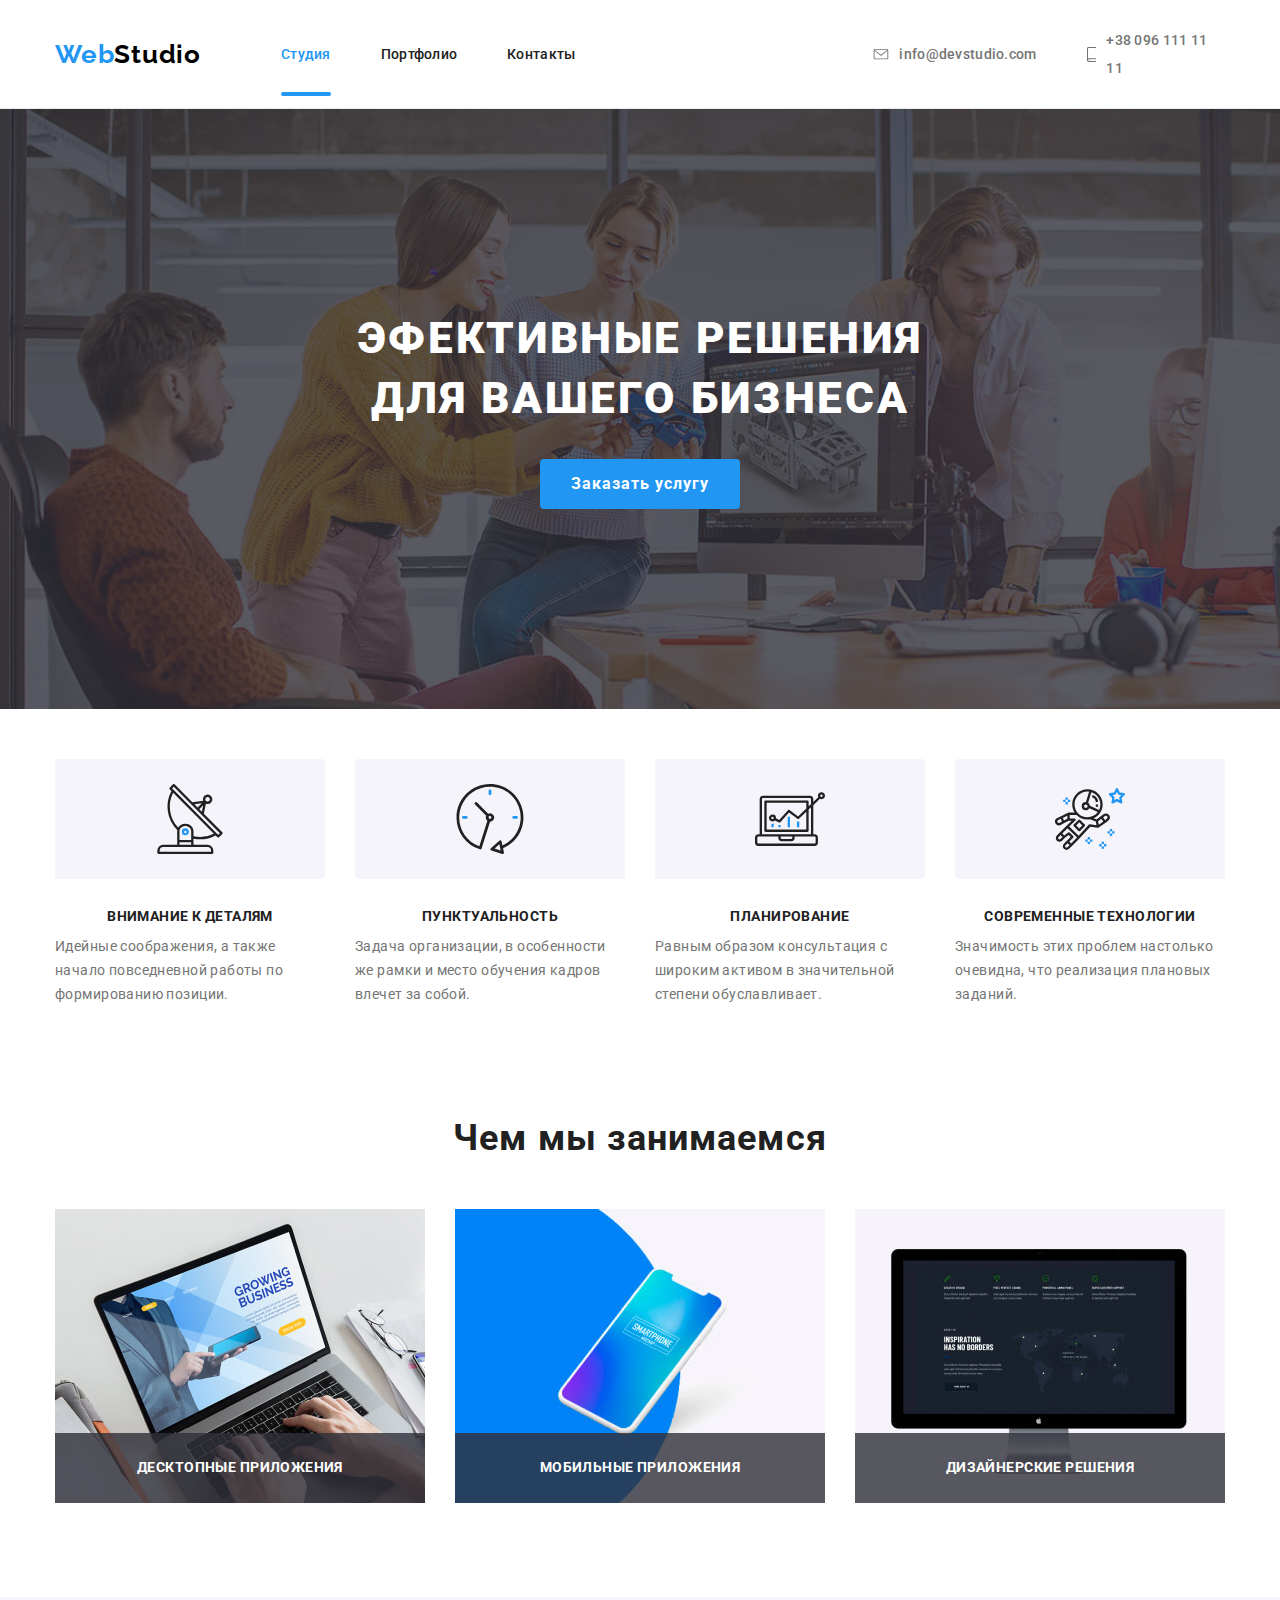
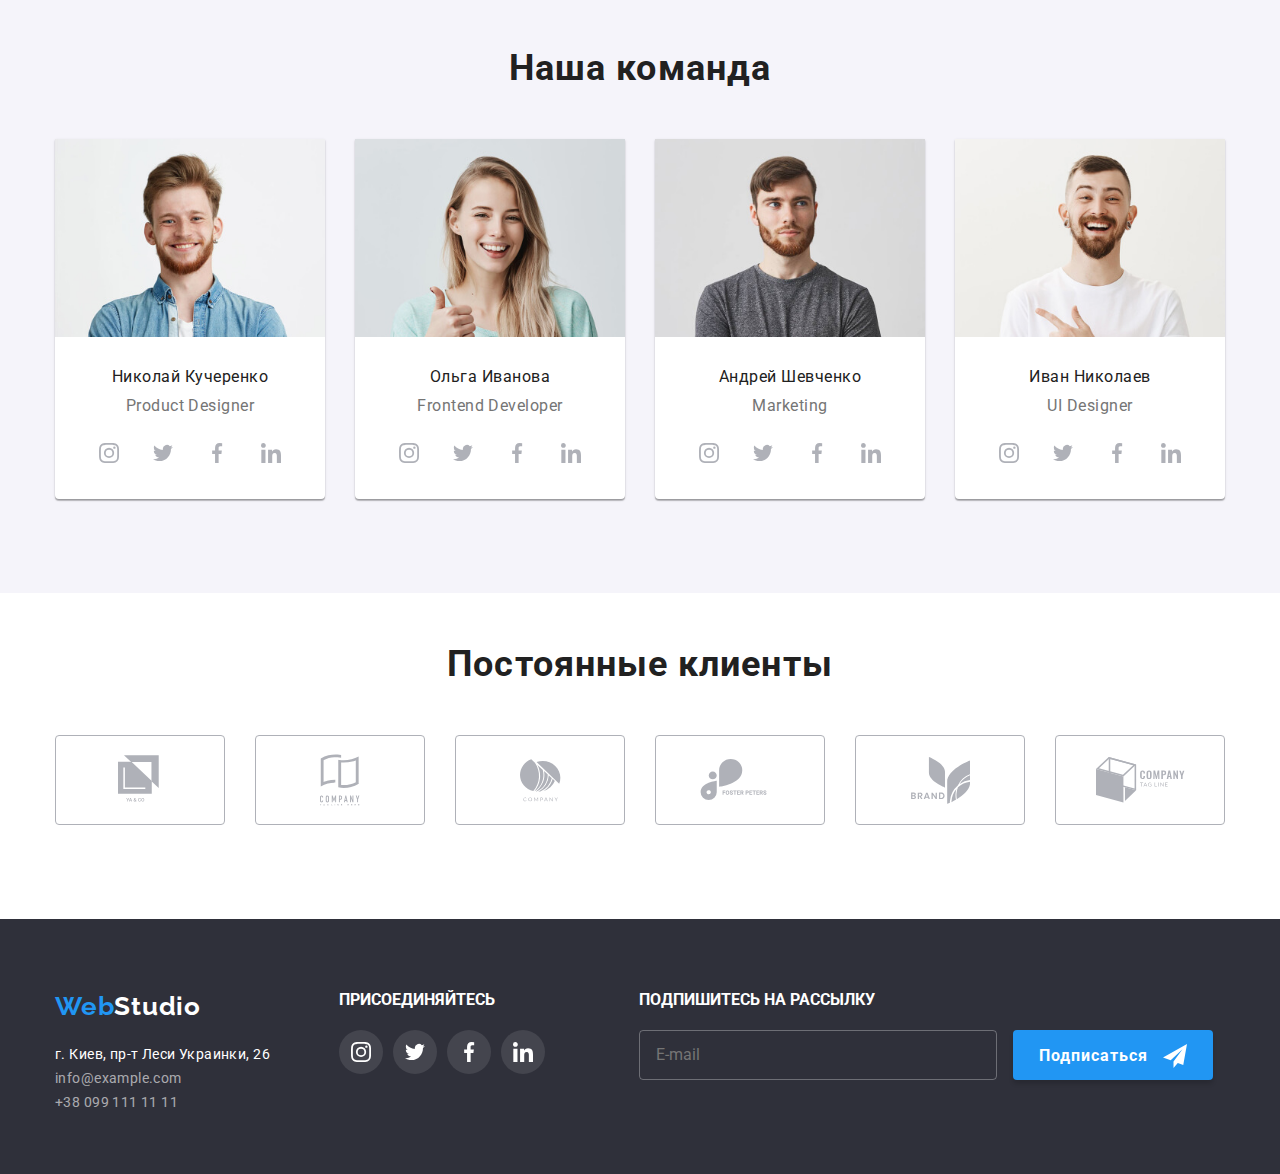
<file: index.html>
<!DOCTYPE html>
<html lang="ru">
  <head>
    <meta charset="UTF-8" />
    <meta name="viewport" content="width=device-width, initial-scale=1.0" />
    <title lang="en">Web Studio</title>
    <link href="https://fonts.googleapis.com/css2?family=Raleway:wght@700&family=Roboto:wght@400;500;900&display=swap" 
    rel="stylesheet">
    <!-- <link rel="stylesheet" href="./css/normalize.css"> -->
    <link rel="stylesheet" href="./css/main.min.css">
  </head>
  <body>
      <!-- Header-->
    <header class="header">
      <div class="container header-container">
        <a href="index.html" lang="en" class="logo link">
          <span class="logo-span">Web</span>Studio</a>
          <button type="button" class="menu-btn" aria-expanded="false" aria-controls="menu-wrapper" data-menu-button>
            <svg class = "menu-btn-svg" width="40" height="40">
                <use class="icon-burger" href="./images/sprite.svg#menu"></use>
                <use class="icon-close" href="./images/sprite.svg#close"></use>
            </svg>
        </button>
        <div class="menu-wrapper" data-menu>
          <nav class="navigation">
            <ul class="navigation-list list">
              <li class="navigation-list-item">
                <a href="./index.html" class="navigation-link current link">Студия</a>
              </li>
              <li class="navigation-list-item"><a href="./portfolio.html" class="navigation-link link">Портфолио</a></li>
              <li class="navigation-list-item"><a href="" class="navigation-link link">Контакты</a></li>
            </ul>
            </nav>
            <div class="header-utils">
              <address class="header-address">
                <ul class="header-list list">
                  <li class="header-list-item">
                    <a href="mailto:info@devstudio.com" class="header-mail link">
                      <svg class="header-link-svg mail">
                        <use href="./images/sprite.svg#icon-envelope">
                        </use>
                      </svg>
                      info@devstudio.com</a>
                  </li>
                  <li class="header-list-item">
                    <a href="tel:+380961111111" class="header-tel link">
                      <svg class="header-link-svg tel">
                        <use href="./images/sprite.svg#icon-smartphone">
                        </use>
                      </svg>
                      +38 096 111 11 11</a>
                  </li>
                </ul>
              </address>
            </div>
        </div>
    </div>
    </header>
    <main>
          <!-- HERO SECTION -->
    <section class="hero">
        <div class="hero-container">
              <h1 class="hero-title">Эфективные решения <br>для вашего бизнеса</h1>
              <button class="hero-button" type="button" data-modal-open>Заказать услугу</button>
              <!-- MODAL WINDOW -->
              <div class="backdrop is-hidden" data-modal> 
                <form action="#" class="contact-form">
                  <h2 class="contact-form-title">Оставьте свои данные, мы вам перезвоним</h2>
                  <button data-modal-close class="modal-close-button" type="button">
                    <svg class="modal-close-button-icon">
                      <use href="./images/sprite.svg#icon-close-button"></use>
                    </svg>
                  </button>
                    <div class="contact-form-div">
                      <input class="contact-form-input" name="user-name" id="name" type="text" placeholder=" " required>
                    <label for="name" class="contact-form-label">Имя</label>
                    <svg class="contact-form-icon">
                      <use href="./images/sprite.svg#icon-modal-name"></use>
                    </svg>
                    </div>

                    <div class="contact-form-div">
                      <input class="contact-form-input" type="tel" name="user-telephone" id="tel" placeholder=" " required>
                  <label for="tel" class="contact-form-label">Телефон</label>
                  <svg class="contact-form-icon">
                    <use href="./images/sprite.svg#icon-modal-phone"></use>
                  </svg>
                    </div>

                    <div class="contact-form-div">
                      <input class="contact-form-input" type="email" name="user-email" id="email" placeholder=" " required>
                  <label for="email" class="contact-form-label">Почта</label>
                  <svg class="contact-form-icon">
                    <use href="./images/sprite.svg#icon-modal-mail"></use>
                  </svg>
                    </div>
                  
                  <div class="message-form-div">
                    <textarea class="message-form-textarea" name="user-message" id="message" placeholder=" "></textarea>
                  <label for="message" class="message-form-label">Комментарий</label>
                  </div>

                    <label class="checkbox-form-label">
                      <input type="checkbox" class="contact-form-checkbox" name="policy" value="accept-policy">
                      <span class="contact-form-custom-checkbox">
                        <svg class="contact-form-custom-checkbox-icon">
                          <use href="./images/sprite.svg#icon-vector"></use>
                        </svg>
                      </span>
                    <span class="contact-form-checkbox-span">
                      Соглашаюсь с рассылкой и принимаю <a class="contact-form-checkbox-span-link" href="http://" target="_blank" rel="noopener noreferrer">Условия договора</a>
                    </span>
                    </label>
                    <button class="contact-form-button" type="submit">Отправить</button>
                </form>
              </div>
        </div>
    </section>
    <!-- Features -->
    <section сlass="section">
      <div class="container">
        <h2 hidden>Особенности</h2>
      <ul class="list features">
        <li class="list-item icon-antenna">
          <h3 class="list-title">Внимание к деталям</h3>
          <p class="features-text">Идейные соображения, а также начало повседневной работы по формированию позиции.</p>
        </li>
        <li class="list-item icon-clock">
          <h3 class="list-title">Пунктуальность</h3>
          <p class="features-text">Задача организации, в особенности же рамки и место обучения кадров влечет за собой.</p>
        </li>
        <li class="list-item icon-diagram">
          <h3 class="list-title">Планирование</h3>
          <p class="features-text">Равным образом консультация с широким активом в значительной степени обуславливает.</p>
        </li>
        <li class="list-item icon-astronaut">
          <h3 class="list-title">Современные технологии</h3>
          <p class="features-text">Значимость этих проблем настолько очевидна, что реализация плановых заданий.</p>
        </li>
      </ul>
      </div>
    </section>
    <!-- Чем мы занимаемся - OUR DIRECTION-->
    <div class="direction">
      <section class="section">
        <div class="container">
          <h2 class="section-title">Чем мы занимаемся</h2>
  
        <ul class="direction-list list">
          <li class="direction-list-item">
            <div class="direction-link-wrapper">
            <a class="direction-link" href="">
              <img srcset="./images/desktop-app@2x.jpg 2x" src="./images/desktop-app.jpg" alt="картинка ноутбука" width="370" height="294">
              <div class="direction-link-text">Десктопные приложения</div>
            </a>
            </div>  
          </li>
          <li class="direction-list-item">
          <div class="direction-link-wrapper">
            <a class="direction-link" href="">
              <img srcset="./images/mobile-app@2x.jpg 2x" src="./images/mobile-app.jpg" alt="картинка смартфона" width="370" height="294">
              <div class="direction-link-text">Мобильные приложения</div>
            </a>
          </div>  
          </li>
          <li class="direction-list-item">
            <div class="direction-link-wrapper">
              <a class="direction-link" href="">
                <img srcset="./images/design-descision@2x.jpg 2x" src="./images/design-descision.jpg" alt="изображение монитора" width="370" height="294">
                <div class="direction-link-text">Дизайнерские решения</div>
              </a>
            </div>
          </li>
        </ul>
        </div>
      </section>
    </div>
    <!-- Our team -->
    <section class="our-team-section">
      <div class="container">
        <h2 class="section-title team">Наша команда</h2>
      <ul class="team-list list">
        <li class="team-list-item">
          <picture>
            <source srcset="./images/mobile/photo-kucherenko-mobile.jpg 1x, ./images/mobile/photo-kucherenko-mobile@2x.jpg 2x" 
            media="(max-width: 767px)">
            <source srcset="./images/tablet/photo-kucherenko-mini-tablet.jpg 1x, ./images/tablet/photo-kucherenko-mini-tablet@2x.jpg 2x" 
            media="(min-width: 768px)">
            <source srcset="./images/desktop/photo-kucherenko.jpg 1x, ./images/desktop/photo-kucherenko@2x.jpg 2x" 
            media="(min-width: 1200px)">

            <img src="./images/desktop/photo-kucherenko.jpg" alt="фото Николая Кучеренко">
          </picture>
        <h3 class="list-title">Николай Кучеренко</h3>
        <p>Product Designer</p>

        <ul class="social-link-list list">
          <li class="social-link-item instagram">
            <a class="social-link" href="" aria-label="иконка инстаграмма">
              <svg class="social-link-svg instagram">
                <use href="./images/sprite.svg#icon-instagram"></use>
              </svg>
            </a>
          </li>
          <li class="social-link-item twitter">
            <a class="social-link" href="" aria-label="иконка твиттера">
              <svg class="social-link-svg twitter">
                <use href="./images/sprite.svg#icon-twitter"></use>
              </svg>
            </a>
          </li>
          <li class="social-link-item facebook">
            <a class="social-link" href="" aria-label="иконка фейсбук">
              <svg class="social-link-svg facebook">
                <use href="./images/sprite.svg#icon-facebook"></use>
              </svg>
            </a>
          </li>
          <li class="social-link-item linkedin">
            <a class="social-link" href="" aria-label="иконка линкедин">
              <svg class="social-link-svg linkedin">
                <use href="./images/sprite.svg#icon-linkedin"></use>
              </svg>
            </a>
          </li>
        </ul>
        </li>
        <li class="team-list-item">
          <picture>
            <source srcset="./images/mobile/photo-ivanova-mobile.jpg 1x, ./images/mobile/photo-ivanova-mobile@2x.jpg 2x" 
            media="(max-width: 767px)">
            <source srcset="./images/tablet/photo-ivanova-mini-tablet.jpg 1x, ./images/tablet/photo-ivanova-mini-tablet@2x.jpg 2x" 
            media="(min-width: 768px)">
            <source srcset="./images/desktop/photo-ivanova.jpg 1x, ./images/desktop/photo-ivanova@2x.jpg 2x" 
            media="(min-width: 1200px)">

            <img src="./images/desktop/photo-ivanova.jpg" alt="фото Ольги Ивановой">
          </picture>
          <h3 class="list-title">Ольга Иванова</h3>
          <p>Frontend Developer</p>
          <ul class="social-link-list list">
            <li class="social-link-item instagram">
              <a class="social-link" href="" aria-label="иконка инстаграмма">
                <svg class="social-link-svg instagram">
                  <use href="./images/sprite.svg#icon-instagram"></use>
                </svg>
              </a>
            </li>
            <li class="social-link-item twitter">
              <a class="social-link" href="" aria-label="иконка твиттера">
                <svg class="social-link-svg twitter">
                  <use href="./images/sprite.svg#icon-twitter"></use>
                </svg>
              </a>
            </li>
            <li class="social-link-item facebook">
              <a class="social-link" href="" aria-label="иконка фейсбук">
                <svg class="social-link-svg facebook">
                  <use href="./images/sprite.svg#icon-facebook"></use>
                </svg>
              </a>
            </li>
            <li class="social-link-item linkedin">
              <a class="social-link" href="" aria-label="иконка линкедин">
                <svg class="social-link-svg linkedin">
                  <use href="./images/sprite.svg#icon-linkedin"></use>
                </svg>
              </a>
            </li>
          </ul>
          </li>
          <li class="team-list-item">
            <picture>
            <source srcset="./images/mobile/photo-shevchenko-mobile.jpg 1x, ./images/mobile/photo-shevchenko-mobile@2x.jpg 2x" 
            media="(max-width: 767px)">
            <source srcset="./images/tablet/photo-shevchenko-mini-tablet.jpg 1x, ./images/tablet/photo-shevchenko-mini-tablet@2x.jpg 2x" 
            media="(min-width: 768px)">
            <source srcset="./images/desktop/photo-shevchenko.jpg 1x, ./images/desktop/photo-shevchenko@2x.jpg 2x" 
            media="(min-width: 1200px)">

              <img src="./images/desktop/photo-shevchenko.jpg" alt="фото Андрея Шевченко">
            </picture>
            <h3 class="list-title">Андрей Шевченко</h3>
            <p>Marketing</p>
            <ul class="social-link-list list">
              <li class="social-link-item instagram">
                <a class="social-link" href="" aria-label="иконка инстаграмма">
                  <svg class="social-link-svg instagram">
                    <use href="./images/sprite.svg#icon-instagram"></use>
                  </svg>
                </a>
              </li>
              <li class="social-link-item twitter">
                <a class="social-link" href="" aria-label="иконка твиттера">
                  <svg class="social-link-svg twitter">
                    <use href="./images/sprite.svg#icon-twitter"></use>
                  </svg>
                </a>
              </li>
              <li class="social-link-item facebook">
                <a class="social-link" href="" aria-label="иконка фейсбук">
                  <svg class="social-link-svg facebook">
                    <use href="./images/sprite.svg#icon-facebook"></use>
                  </svg>
                </a>
              </li>
              <li class="social-link-item linkedin">
                <a class="social-link" href="" aria-label="иконка линкедин">
                  <svg class="social-link-svg linkedin">
                    <use href="./images/sprite.svg#icon-linkedin"></use>
                  </svg>
                </a>
              </li>
            </ul>
            </li>
            <li class="team-list-item">
              <picture>
              <source srcset="./images/mobile/photo-nikolaev-mobile.jpg 1x, ./images/mobile/photo-nikolaev-mobile@2x.jpg 2x" 
            media="(max-width: 767px)">
            <source srcset="./images/tablet/photo-nikolaev-mini-tablet.jpg 1x, ./images/tablet/photo-nikolaev-mini-tablet@2x.jpg 2x" 
            media="(min-width: 768px)">
            <source srcset="./images/desktop/photo-nikolaev.jpg 1x, ./images/desktop/photo-nikolaev@2x.jpg 2x" 
            media="(min-width: 1200px)">

            <img src="./images/desktop/photo-nikolaev.jpg" alt="фото Ивана Николаева">
              </picture>
              <h3 class="list-title">Иван Николаев</h3>
              <p>UI Designer</p>
              <ul class="social-link-list list">
                <li class="social-link-item instagram">
                  <a class="social-link" href="" aria-label="иконка инстаграмма">
                    <svg class="social-link-svg instagram">
                      <use href="./images/sprite.svg#icon-instagram"></use>
                    </svg>
                  </a>
                </li>
                <li class="social-link-item twitter">
                  <a class="social-link" href="" aria-label="иконка твиттера">
                    <svg class="social-link-svg twitter">
                      <use href="./images/sprite.svg#icon-twitter"></use>
                    </svg>
                  </a>
                </li>
                <li class="social-link-item facebook">
                  <a class="social-link" href="" aria-label="иконка фейсбук">
                    <svg class="social-link-svg facebook">
                      <use href="./images/sprite.svg#icon-facebook"></use>
                    </svg>
                  </a>
                </li>
                <li class="social-link-item linkedin">
                  <a class="social-link" href="" aria-label="иконка линкедин">
                    <svg class="social-link-svg linkedin">
                      <use href="./images/sprite.svg#icon-linkedin"></use>
                    </svg>
                  </a>
                </li>
              </ul>
              </li>
      </ul>
      </div>
    </section>
    <!-- Постоянные клиенты -->
    <section class="section">
      <div class="container clients">
        <h2 class="section-title">Постоянные клиенты</h2>
        <ul class="clients-list list">
          <li class="clients-list-item">
            <a class="clients-list-link" href="">
            <svg class="clients-list-link-svg client-first">
              <use href="./images/sprite.svg#icon-Client1"></use>
            </svg>
            </a></li>
          <li class="clients-list-item">
            <a class="clients-list-link" href="">
            <svg class="clients-list-link-svg client-second">
              <use href="./images/sprite.svg#icon-Client2"></use>
            </svg>
            </a></li>
          <li class="clients-list-item">
            <a class="clients-list-link" href="">
            <svg class="clients-list-link-svg client-third">
              <use href="./images/sprite.svg#icon-Client3"></use>
            </svg>
            </a></li>
          <li class="clients-list-item">
            <a class="clients-list-link" href="">
            <svg class="clients-list-link-svg client-fourth">
              <use href="./images/sprite.svg#icon-Client4"></use>
            </svg>
            </a></li>
          <li class="clients-list-item">
            <a class="clients-list-link" href="">
            <svg class="clients-list-link-svg client-fifth">
              <use href="./images/sprite.svg#icon-Client5"></use>
            </svg>
            </a></li>
          <li class="clients-list-item">
            <a class="clients-list-link" href="">
            <svg class="clients-list-link-svg client-sixth">
              <use href="./images/sprite.svg#icon-Client6"></use>
            </svg>
            </a></li>
        </ul>
      </div>
    </section>
    </main>
    <!-- FOOTER -->
    <footer>
      <div class="container">
        <div class="footer-address-div">
          <a class="logo link" href="index.html" lang="en"><span class="logo-span">Web</span><span class="logo-text">Studio</span></a>
        <address class="footer-address">
          <ul class="footer-address-list list">
            <li class="footer-address-list-item">
              <a class="footer-address-link" href="">г. Киев, пр-т Леси Украинки, 26</a></li>
            <li class="footer-address-list-item">
              <a class="footer-address-mail" href="mailto:info@example.com">info@example.com</a></li>
            <li class="footer-address-list-item">
              <a class="footer-address-tel" href="tel:+380991111111">+38 099 111 11 11</a></li>
          </ul>
        </address>
        </div>
        <div class="footer-join-div">
          <b>ПРИСОЕДИНЯЙТЕСЬ</b>
          <ul class="footer-list list">
            <li class="footer-list-item instagram">
              <a class="social-link" href="" aria-label="иконка инстаграмма">
                <svg class="social-link-svg instagram">
                  <use href="./images/sprite.svg#icon-instagram"></use>
                </svg>
              </a></li>
            <li class="footer-list-item twitter">
              <a class="social-link" href="" aria-label="иконка твиттера">
                <svg class="social-link-svg twitter">
                  <use href="./images/sprite.svg#icon-twitter"></use>
                </svg>
              </a></li>
            <li class="footer-list-item facebook">
              <a class="social-link" href="" aria-label="иконка фейсбук">
                <svg class="social-link-svg facebook">
                  <use href="./images/sprite.svg#icon-facebook"></use>
                </svg>
              </a></li>
            <li class="footer-list-item linkedin">
              <a class="social-link" href="" aria-label="иконка линкедин">
                <svg class="social-link-svg linkedin">
                  <use href="./images/sprite.svg#icon-linkedin"></use>
                </svg>
              </a></li>
          </ul>
        </div>
        <div class="footer-subscribe-div">
          <b>ПОДПИШИТЕСЬ НА РАССЫЛКУ</b>
          <form action="#" class="footer-subscribe-form">
            <input type="email" name="user-email" id="user-email" placeholder="E-mail">
            <button class="footer-btn-subscribe" type="submit">
              <span class="footer-btn-text">Подписаться</span>
              <svg class="footer-btn-svg">
                <use href="./images/sprite.svg#icon-send"></use>
              </svg>
            </button>
          </form>
        </div>
      </div>
    </footer>
    <script src="./js/menu.js"></script>
    <script src="./js/modal.js"></script>
  </body>
</html>
</file>
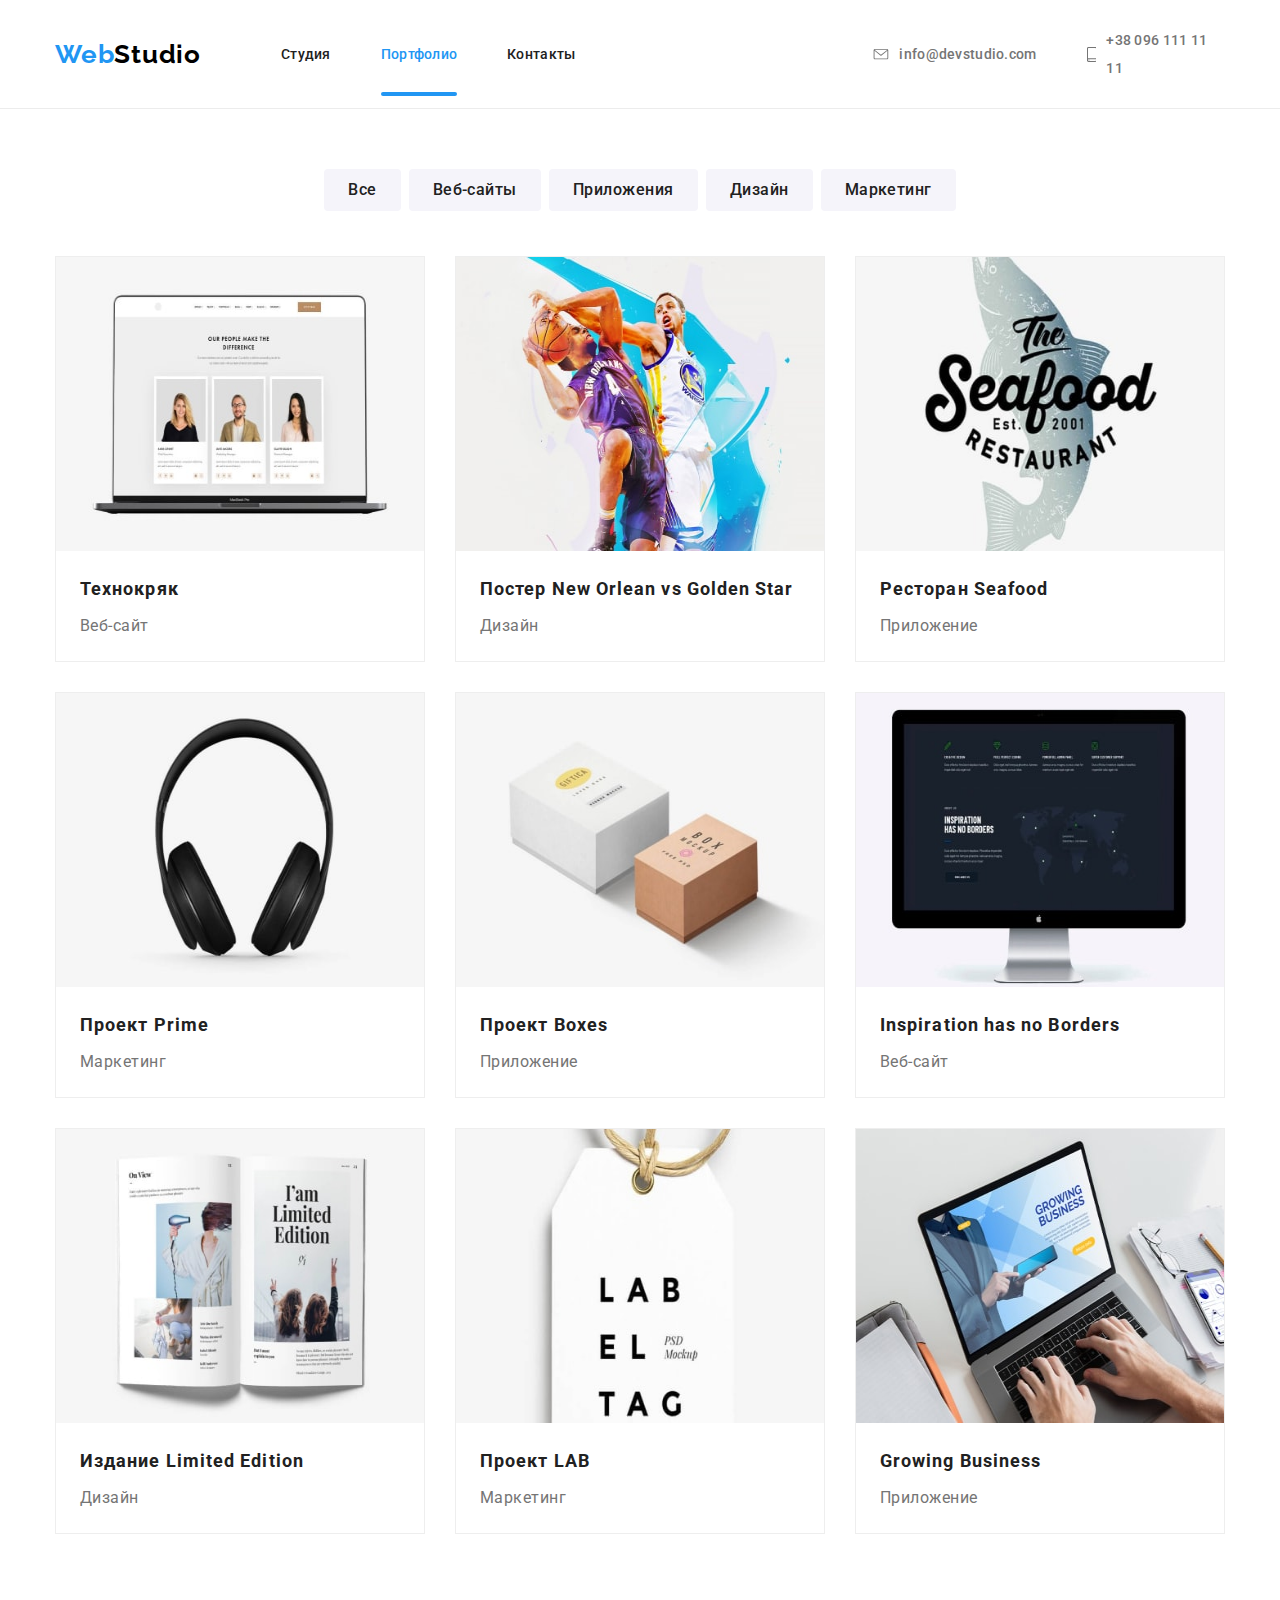
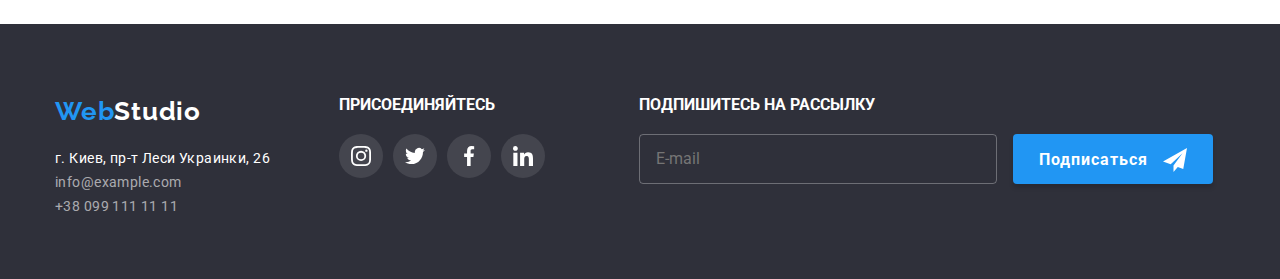
<file: portfolio.html>
<!DOCTYPE html>
<html lang="ru">
  <head>
    <meta charset="UTF-8" />
    <meta name="viewport" content="width=device-width, initial-scale=1.0" />
    <title>Портфолио</title>
    <link href="https://fonts.googleapis.com/css2?family=Raleway:wght@700&family=Roboto:wght@400;500;900&display=swap" 
    rel="stylesheet">
    <!-- <link rel="stylesheet" href="./css/normalize.css"> -->
    <link rel="stylesheet" href="./css/portfolio.min.css">
  </head>
  <body>
    <!-- Header-->
    <header class="header">
      <div class="container header-container">
        <a href="index.html" lang="en" class="logo link">
          <span class="logo-span">Web</span>Studio</a>
          <button type="button" class="menu-btn" aria-expanded="false" aria-controls="menu-wrapper" data-menu-button>
            <svg class = "menu-btn-svg" width="40" height="40">
                <use class="icon-burger" href="./images/sprite.svg#menu"></use>
                <use class="icon-close" href="./images/sprite.svg#close"></use>
            </svg>
        </button>
        <div class="menu-wrapper" data-menu>
          <nav class="navigation">
            <ul class="navigation-list list">
              <li class="navigation-list-item">
                <a href="./index.html" class="navigation-link link">Студия</a>
              </li>
              <li class="navigation-list-item"><a href="./portfolio.html" class="navigation-link current link">Портфолио</a></li>
              <li class="navigation-list-item"><a href="" class="navigation-link link">Контакты</a></li>
            </ul>
            </nav>
            <div class="header-utils">
              <address class="header-address">
                <ul class="header-list list">
                  <li class="header-list-item">
                    <a href="mailto:info@devstudio.com" class="header-mail link">
                      <svg class="header-link-svg mail">
                        <use href="./images/sprite.svg#icon-envelope">
                        </use>
                      </svg>
                      info@devstudio.com</a>
                  </li>
                  <li class="header-list-item">
                    <a href="tel:+380961111111" class="header-tel link">
                      <svg class="header-link-svg tel">
                        <use href="./images/sprite.svg#icon-smartphone">
                        </use>
                      </svg>
                      +38 096 111 11 11</a>
                  </li>
                </ul>
              </address>
            </div>
        </div>
    </div>
    </header>
    <main>
      <section>
        <div class="container portfolio-container">
          <h1 hidden>Портфолио</h1>
        <!-- Набор кнопок -->
        <ul class="filter-list list">
          <li class="filter-list-item"><button class="filter-btn" type="button">Все</button></li>
          <li class="filter-list-item"><button class="filter-btn" type="button">Веб-сайты</button></li>
          <li class="filter-list-item"><button class="filter-btn" type="button">Приложения</button></li>
          <li class="filter-list-item"><button class="filter-btn" type="button">Дизайн</button></li>
          <li class="filter-list-item"><button class="filter-btn" type="button">Маркетинг</button></li>
        </ul>
        <!-- Портфолио -->
          <ul class="portfolio-list list">
          <li class="portfolio-list-item">
            <a class="portfolio-link" href="">
              <div class="portfolio-link-img-wrapper">
                <picture>
                  <source srcset="./images/images-portfolio/desktop/website-laptop@2x-min.jpg 2x, ./images/images-portfolio/website-laptop.jpg 1x" 
                  media="(max-width: 1199px)">
                  <source srcset="./images/images-portfolio/mobile/website-laptop.jpg 1x, ./images/images-portfolio/mobile/website-laptop@2x.jpg 2x" 
                  media="(min-width: 1200px)">
      
                  <img
              src="./images/images-portfolio/website-laptop.jpg"
              alt="Изображение ноутбука"/>
                </picture>
              <div class="overlay">
                <p>Технокряк это современная площадка распространения коронавируса. 
                    Компании используют эту платформу для цифрового шпионажа и 
                    атак на защищённые сервера конкурентов.
                  </p>
              </div>
            </div>
            <h2 class="portfolio-list-title">Технокряк</h2>
            <p class="title-description">Веб-сайт</p>
            <p class="additional-description" hidden>Технокряк это современная площадка распространения коронавируса. 
              Компании используют эту платформу для цифрового шпионажа и атак на защищённые сервера конкурентов.</p>
            </a>
            
          </li>
          <li class="portfolio-list-item">
            <a href="" class="portfolio-link">
              <div class="portfolio-link-img-wrapper">
                
                <picture>
                  <source srcset="./images/images-portfolio/desktop/basketball@2x-min.jpg 2x, ./images/images-portfolio/basketball.jpg 1x" 
                  media="(max-width: 1199px)">
                  <source srcset="./images/images-portfolio/mobile/basketball.jpg 1x, ./images/images-portfolio/mobile/basketball@2x.jpg 2x" 
                  media="(min-width: 1200px)">
      
                  <img
              src="./images/images-portfolio/basketball.jpg"
              alt="Два баскетболиста"/>
                </picture>
              <div class="overlay">
                <p>Технокряк это современная площадка распространения коронавируса. 
                    Компании используют эту платформу для цифрового шпионажа и 
                    атак на защищённые сервера конкурентов.
                  </p>
              </div>
            </div>
            <h2 class="portfolio-list-title">Постер <span lang="en">New Orlean vs Golden Star</span></h2>
            <p class="title-description">Дизайн</p>
            <p class="additional-description" hidden>Технокряк это современная площадка распространения коронавируса. 
              Компании используют эту платформу для цифрового шпионажа и атак на защищённые сервера конкурентов.</p>
            </a>
          </li>
          <li class="portfolio-list-item">
            <a href="" class="portfolio-link">
              <div class="portfolio-link-img-wrapper">
         <picture>
          <source srcset="./images/images-portfolio/desktop/seafood@2x-min.jpg 2x, ./images/images-portfolio/seafood.jpg 1x" 
          media="(max-width: 1199px)">
          <source srcset="./images/images-portfolio/mobile/seafood.jpg 1x, ./images/images-portfolio/mobile/seafood@2x.jpg 2x" 
          media="(min-width: 1200px)">

          <img
          src="./images/images-portfolio/seafood.jpg"
          alt="Логотип ресторана"/>
         </picture>
              <div class="overlay">
                <p>Технокряк это современная площадка распространения коронавируса. 
                    Компании используют эту платформу для цифрового шпионажа и 
                    атак на защищённые сервера конкурентов.
                  </p>
              </div>
            </div>
            <h2 class="portfolio-list-title">Ресторан <span lang="en">Seafood</span></h2>
            <p class="title-description">Приложение</p>
            <p class="additional-description" hidden>Технокряк это современная площадка распространения коронавируса. 
              Компании используют эту платформу для цифрового шпионажа и атак на защищённые сервера конкурентов.</p>
            </a>
          </li>
          <li class="portfolio-list-item">
            <a href="" class="portfolio-link">
              <div class="portfolio-link-img-wrapper">
                <picture>
                  <source srcset="./images/images-portfolio/desktop/headphones@2x-min.jpg 2x, ./images/images-portfolio/headphones.jpg 1x" 
                  media="(max-width: 1199px)">
                  <source srcset="./images/images-portfolio/mobile/headphones.jpg 1x, ./images/images-portfolio/mobile/headphones@2x.jpg 2x" 
                  media="(min-width: 1200px)">

                  <img
                  src="./images/images-portfolio/headphones.jpg"
                  alt="Изображение наушников"/>
                </picture>
              <div class="overlay">
                <p>Технокряк это современная площадка распространения коронавируса. 
                    Компании используют эту платформу для цифрового шпионажа и 
                    атак на защищённые сервера конкурентов.
                  </p>
              </div>
            </div>
            <h2 class="portfolio-list-title">Проект <span lang="en">Prime</span></h2>
            <p class="title-description">Маркетинг</p>
            <p class="additional-description" hidden>Технокряк это современная площадка распространения коронавируса. 
              Компании используют эту платформу для цифрового шпионажа и атак на защищённые сервера конкурентов.</p></a>
          </li>
          <li class="portfolio-list-item">
            <a href="" class="portfolio-link">
              <div class="portfolio-link-img-wrapper">
                <picture>
                  <source srcset="./images/images-portfolio/desktop/boxes@2x-min.jpg 2x, ./images/images-portfolio/boxes.jpg 1x" 
                  media="(max-width: 1199px)">
                  <source srcset="./images/images-portfolio/mobile/boxes.jpg 1x, ./images/images-portfolio/mobile/boxes@2x.jpg 2x" 
                  media="(min-width: 1200px)">

                  <img
                  src="./images/images-portfolio/boxes.jpg"
                  alt="Изображение коробок"/>
                </picture>
              <div class="overlay">
                <p>Технокряк это современная площадка распространения коронавируса. 
                    Компании используют эту платформу для цифрового шпионажа и 
                    атак на защищённые сервера конкурентов.
                  </p>
              </div>
            </div>
            <h2 class="portfolio-list-title">Проект <span lang="en">Boxes</span></h2>
            <p class="title-description">Приложение</p>
            <p class="additional-description" hidden>Технокряк это современная площадка распространения коронавируса. 
              Компании используют эту платформу для цифрового шпионажа и атак на защищённые сервера конкурентов.</p>
            </a>
          </li>
          <li class="portfolio-list-item">
            <a href="" class="portfolio-link">
              <div class="portfolio-link-img-wrapper">
                <picture>
                  <source srcset="./images/images-portfolio/desktop/desktop@2x-min.jpg 2x, ./images/images-portfolio/desktop.jpg 1x" 
                  media="(max-width: 1199px)">
                  <source srcset="./images/images-portfolio/mobile/desktop.jpg 1x, ./images/images-portfolio/mobile/desktop@2x.jpg 2x" 
                  media="(min-width: 1200px)">

                  <img
                  src="./images/images-portfolio/desktop.jpg"
                  alt="Изображение монитора"/>
                </picture>
              <div class="overlay">
                <p>Технокряк это современная площадка распространения коронавируса. 
                    Компании используют эту платформу для цифрового шпионажа и 
                    атак на защищённые сервера конкурентов.
                  </p>
              </div>
            </div>
            <h2 class="portfolio-list-title" lang="en">Inspiration has no Borders</h2>
            <p class="title-description">Веб-сайт</p>
            <p class="additional-description" hidden>Технокряк это современная площадка распространения коронавируса. 
              Компании используют эту платформу для цифрового шпионажа и атак на защищённые сервера конкурентов.</p>
            </a>
          </li>
          <li class="portfolio-list-item">
            <a href="" class="portfolio-link">
              <div class="portfolio-link-img-wrapper">
                <picture>
                  <source srcset="./images/images-portfolio/desktop/magazine@2x-min.jpg 2x, ./images/images-portfolio/magazine.jpg 1x" 
                  media="(max-width: 1199px)">
                  <source srcset="./images/images-portfolio/mobile/magazine.jpg 1x, ./images/images-portfolio/mobile/magazine@2x.jpg 2x" 
                  media="(min-width: 1200px)">

                  <img
                  src="./images/images-portmagazine.jpg"
                  alt="Журнал"/>
                </picture>
              <div class="overlay">
                <p>Технокряк это современная площадка распространения коронавируса. 
                    Компании используют эту платформу для цифрового шпионажа и 
                    атак на защищённые сервера конкурентов.
                  </p>
              </div>
            </div>
            <h2 class="portfolio-list-title">Издание <span lang="en">Limited Edition</span></h2>
            <p class="title-description">Дизайн</p>
            <p class="additional-description" hidden>Технокряк это современная площадка распространения коронавируса. 
              Компании используют эту платформу для цифрового шпионажа и атак на защищённые сервера конкурентов.</p></a>
          </li>
          <li class="portfolio-list-item">
            <a href="" class="portfolio-link">
              <div class="portfolio-link-img-wrapper">
                <picture>
                  <source srcset="./images/images-portfolio/desktop/label@2x-min.jpg 2x, ./images/images-portfolio/label.jpg 1x" 
                  media="(max-width: 1199px)">
                  <source srcset="./images/images-portfolio/mobile/label.jpg 1x, ./images/images-portfolio/mobile/label@2x.jpg 2x" 
                  media="(min-width: 1200px)">

                  <img
                  src="./images/images-portfolio/label.jpg"
                  alt="Этикетка"/>
                </picture>
              <div class="overlay">
                <p>Технокряк это современная площадка распространения коронавируса. 
                    Компании используют эту платформу для цифрового шпионажа и 
                    атак на защищённые сервера конкурентов.
                  </p>
              </div>
            </div>
            <h2 class="portfolio-list-title">Проект <span lang="en">LAB</span></h2>
            <p class="title-description">Маркетинг</p>
            <p class="additional-description" hidden>Технокряк это современная площадка распространения коронавируса. 
              Компании используют эту платформу для цифрового шпионажа и атак на защищённые сервера конкурентов.</p></a>
          </li>
          <li class="portfolio-list-item">
            <a href="" class="portfolio-link">
              <div class="portfolio-link-img-wrapper">
                <picture>
                  <source srcset="./images/images-portfolio/desktop/laptop@2x-min.jpg 2x, ./images/images-portfolio/laptop.jpg 1x" 
                  media="(max-width: 1199px)">
                  <source srcset="./images/images-portfolio/mobile/laptop.jpg 1x, ./images/images-portfolio/mobile/laptop@2x.jpg 2x" 
                  media="(min-width: 1200px)">

                  <img
                  src="./images/images-portfolio/laptop.jpg"
                  alt="Изображение ноутбука"/>
                </picture>
              <div class="overlay">
                <p>Технокряк это современная площадка распространения коронавируса. 
                    Компании используют эту платформу для цифрового шпионажа и 
                    атак на защищённые сервера конкурентов.
                  </p>
              </div>
            </div>
            <h2 class="portfolio-list-title" lang="en">Growing Business</h2>
            <p class="title-description">Приложение</p>
            <p class="additional-description" hidden>Технокряк это современная площадка распространения коронавируса. 
              Компании используют эту платформу для цифрового шпионажа и атак на защищённые сервера конкурентов.</p></a>
          </li>
        </ul>
        </div>
      </section>
    </main>
    <!-- Футер -->
    <footer>
      <div class="container">
        <div class="footer-address-div">
          <a class="logo link" href="index.html" lang="en"><span class="logo-span">Web</span><span class="logo-text">Studio</span></a>
        <address class="footer-address">
          <ul class="footer-address-list list">
            <li class="footer-address-list-item">
              <a class="footer-address-link" href="">г. Киев, пр-т Леси Украинки, 26</a></li>
            <li class="footer-address-list-item">
              <a class="footer-address-mail" href="mailto:info@example.com">info@example.com</a></li>
            <li class="footer-address-list-item">
              <a class="footer-address-tel" href="tel:+380991111111">+38 099 111 11 11</a></li>
          </ul>
        </address>
        </div>
        <div class="footer-join-div">
          <b>ПРИСОЕДИНЯЙТЕСЬ</b>
          <ul class="footer-list list">
            <li class="footer-list-item instagram">
              <a class="social-link" href="" aria-label="иконка инстаграмма">
                <svg class="social-link-svg instagram">
                  <use href="./images/sprite.svg#icon-instagram"></use>
                </svg>
              </a></li>
            <li class="footer-list-item twitter">
              <a class="social-link" href="" aria-label="иконка твиттера">
                <svg class="social-link-svg twitter">
                  <use href="./images/sprite.svg#icon-twitter"></use>
                </svg>
              </a></li>
            <li class="footer-list-item facebook">
              <a class="social-link" href="" aria-label="иконка фейсбук">
                <svg class="social-link-svg facebook">
                  <use href="./images/sprite.svg#icon-facebook"></use>
                </svg>
              </a></li>
            <li class="footer-list-item linkedin">
              <a class="social-link" href="" aria-label="иконка линкедин">
                <svg class="social-link-svg linkedin">
                  <use href="./images/sprite.svg#icon-linkedin"></use>
                </svg>
              </a></li>
          </ul>
        </div>
        <div class="footer-subscribe-div">
          <b>ПОДПИШИТЕСЬ НА РАССЫЛКУ</b>
          <form action="#" class="footer-subscribe-form">
            <input type="email" name="user-email" id="user-email" placeholder="E-mail">
            <button class="footer-btn-subscribe" type="submit">
              <span class="footer-btn-text">Подписаться</span>
              <svg class="footer-btn-svg">
                <use href="./images/sprite.svg#icon-send"></use>
              </svg>
            </button>
          </form>
        </div>
      </div>
    </footer>
    <script src="./js/menu.js"></script>
    <script src="./js/modal.js"></script>
  </body>
</html>
</file>
<file: css/main.min.css>
/*! normalize.css v8.0.1 | MIT License | github.com/necolas/normalize.css */html{line-height:1.15;-webkit-text-size-adjust:100%}body{margin:0}main{display:block}h1{font-size:2em;margin:0.67em 0}hr{box-sizing:content-box;height:0;overflow:visible}pre{font-family:monospace, monospace;font-size:1em}a{background-color:transparent}abbr[title]{border-bottom:none;text-decoration:underline;text-decoration:underline dotted}b,strong{font-weight:bolder}code,kbd,samp{font-family:monospace, monospace;font-size:1em}small{font-size:80%}sub,sup{font-size:75%;line-height:0;position:relative;vertical-align:baseline}sub{bottom:-0.25em}sup{top:-0.5em}img{border-style:none}button,input,optgroup,select,textarea{font-family:inherit;font-size:100%;line-height:1.15;margin:0}button,input{overflow:visible}button,select{text-transform:none}button,[type="button"],[type="reset"],[type="submit"]{-webkit-appearance:button}button::-moz-focus-inner,[type="button"]::-moz-focus-inner,[type="reset"]::-moz-focus-inner,[type="submit"]::-moz-focus-inner{border-style:none;padding:0}button:-moz-focusring,[type="button"]:-moz-focusring,[type="reset"]:-moz-focusring,[type="submit"]:-moz-focusring{outline:1px dotted ButtonText}fieldset{padding:0.35em 0.75em 0.625em}legend{box-sizing:border-box;color:inherit;display:table;max-width:100%;padding:0;white-space:normal}progress{vertical-align:baseline}textarea{overflow:auto}[type="checkbox"],[type="radio"]{box-sizing:border-box;padding:0}[type="number"]::-webkit-inner-spin-button,[type="number"]::-webkit-outer-spin-button{height:auto}[type="search"]{-webkit-appearance:textfield;outline-offset:-2px}[type="search"]::-webkit-search-decoration{-webkit-appearance:none}::-webkit-file-upload-button{-webkit-appearance:button;font:inherit}details{display:block}summary{display:list-item}template{display:none}[hidden]{display:none}ul .header-mail,ul .header-tel{display:flex;align-items:center;color:#757575;fill:#757575}.hero-button,.contact-form-button{width:200px;height:50px;border:1px solid transparent;border-radius:4px;font-style:400;font-weight:700;font-size:16px;line-height:1.87;background-color:#2196F3;text-align:center;letter-spacing:0.06em;color:#fff;margin-left:auto;margin-right:auto}.backdrop{position:fixed;display:flex;left:50%;top:50%;transform:translate(-50%, -50%);z-index:100;width:100%;height:100%;justify-content:center;align-items:center;background-color:rgba(0,0,0,0.2);transition:opacity 250ms cubic-bezier(0.4, 0, 0.2, 1)}.modal-close-button{position:absolute;top:10px;right:10px;transition:fill 250ms cubic-bezier(0.4, 0, 0.2, 1);display:flex;width:30px;height:30px;background:#FFFFFF;border:1px solid rgba(0,0,0,0.1);box-sizing:border-box;border-radius:50%;cursor:pointer;padding:0}.contact-form-input,.message-form-textarea{display:block;width:100%;height:40px;border:1px solid rgba(33,33,33,0.2);box-sizing:border-box;border-radius:4px;font-family:Roboto;font-style:normal;font-weight:normal;font-size:14px;line-height:1.14;letter-spacing:0.01em;color:#757575;padding-left:42px}ul .footer-address-link,ul .footer-address-mail,ul .footer-address-tel{font-size:14px;line-height:1.71;letter-spacing:0.03em}.overlay p{font-style:normal;font-weight:normal;font-size:15px;line-height:1.26;letter-spacing:0.03em;color:#FFFFFF;padding-left:24px;padding-right:24px;padding-top:30px;padding-bottom:30px;margin-top:0;margin-bottom:0}body{font-family:"Roboto",sans-serif;font-style:normal;font-weight:400;background-color:#FFFFFF;color:#757575}h1,h2,h3{margin-top:0;margin-bottom:0}.list{list-style:none}a{text-decoration:none}address{font-style:normal}ul{margin-top:0;margin-bottom:0;padding-left:0}img{display:block}input{outline:none}button{outline:none}textarea{resize:none}.logo.link{margin-right:81px;font-family:"Raleway",sans-serif;font-weight:700;font-size:24px;line-height:1.16;letter-spacing:0.03em;color:#000}.logo-span{color:#2196F3}@media screen and (min-width: 1200px){.logo.link{font-size:26px;line-height:1.2;margin-right:85px}}.link{display:block;cursor:pointer}.container{box-sizing:border-box;padding-left:15px;padding-right:15px}@media screen and (min-width: 480px){.container{width:480px;margin:0 auto}}@media screen and (min-width: 768px){.container{width:768px}}@media screen and (min-width: 1200px){.container{width:1200px}}.header{position:relative;border-bottom:1px solid #ececec}.navigation-link{position:relative;display:inline-block;color:#212121;font-weight:500}.navigation-link:hover,.navigation-link:focus{color:#2196F3}.header-link-svg{margin-right:10px}.header-link-svg.mail{width:16px;height:11px}.header-link-svg.tel{width:10px;height:15px}ul .header-mail:hover,ul .header-mail:focus{color:#2196F3;fill:#2196F3}ul .header-tel:hover,ul .header-tel:focus{color:#2196F3;fill:#2196F3}@media screen and (max-width: 767px){.container{display:flex;justify-content:space-between;align-items:center;padding-left:15px;padding-right:15px}.header-container{box-sizing:border-box;display:flex;justify-content:space-between;align-items:center;padding-top:16px;padding-bottom:16px}.menu-wrapper{position:absolute;top:100%;left:0;width:100%;background-color:#fff;text-align:center;padding-top:60px;padding-bottom:60px;box-shadow:0px 4px 8px rgba(0,0,0,0.04),0px 2px 4px rgba(0,0,0,0.08),0px 1px 3px rgba(0,0,0,0.16);transform:translateX(-100%);transition:transform 300ms cubic-bezier(0.4, 0, 0.2, 1)}.menu-wrapper.is-open{display:block;transform:translateX(0);z-index:100}.menu-btn{position:relative;z-index:100;background-color:transparent;border:none}.menu-btn.is-open .icon-close{display:block}.menu-btn.is-open .icon-burger{display:none}.menu-btn-svg:hover,.menu-btn-svg:focus{fill:#2196F3}.icon-close{display:none}.navigation{margin-bottom:60px}.navigation-list-item:not(:last-child){margin-bottom:40px}.header-list-item:not(:last-child){margin-bottom:16px}.navigation-link{font-size:18px;line-height:1.16;letter-spacing:0.02em}.header-utils{display:flex;justify-content:center}}@media screen and (min-width: 768px){.menu-btn{display:none}.header-container{display:flex;justify-content:space-between;align-items:center;padding-top:26px;padding-bottom:26px;font-size:14px;line-height:1.14;letter-spacing:0.02em}.header-container .logo.link{font-size:24px;line-height:1.16;display:flex;width:141px}.menu-wrapper{display:flex;align-items:center}.navigation{margin-right:70px}.navigation-list{display:flex;align-items:center}.navigation-list-item:not(:last-child){margin-right:50px}.header-list-item:not(:last-child){margin-bottom:10px}}@media screen and (min-width: 1200px){.header .container{display:flex;justify-content:flex-start;align-items:center}.header .container .logo.link{margin-right:85px;font-size:26px;line-height:1.19}.header-list{display:flex;align-items:center}.header-list-item:not(:last-child){margin-right:30px;margin-bottom:0}.navigation{display:flex;align-items:center;margin-right:298px}ul .navigation-link,ul .header-mail.link,ul .header-tel.link{font-weight:500;font-style:normal;font-size:14px;line-height:2;letter-spacing:0.02em}.navigation-list{display:flex;padding-left:0px;margin-top:0;margin-bottom:0}.navigation-list-item:not(:last-child){margin-right:50px}ul .navigation-link{color:#212121;padding-bottom:0px}ul .navigation-link:hover,ul .navigation-link:focus{color:#2196F3}.header-list{display:flex;align-items:center;margin-top:0;margin-bottom:0;padding-left:0}.header-list-item:not(:last-child){margin-right:50px}.header-link-svg{margin-right:10px}.header-link-svg.mail{width:16px;height:11px}.header-link-svg.tel{width:10px;height:15px}}ul .current{color:#2196F3}ul .current::after{content:"";position:absolute;left:0;bottom:-28px;display:block;content:"";width:100%;height:4px;background:#2196F3;border-radius:2px}@media screen and (max-width: 767px){ul .current::after{content:"";bottom:-8px}}@media screen and (min-width: 768px){ul .current::after{content:"";bottom:-39px}}@media screen and (min-width: 1200px){ul .current::after{content:"";bottom:-28px}}.hero{box-sizing:border-box;background-color:rgba(47,48,58,0.8);background-image:linear-gradient(to right, rgba(47,48,58,0.8), rgba(47,48,58,0.8)),url(../images/mobile/hero-img.jpg);background-size:cover;background-repeat:no-repeat;min-width:320px;min-height:400px}.hero-container{padding-left:15px;padding-right:15px;margin:0 auto;text-align:center;padding-top:118px;padding-bottom:118px}.hero-title{margin-top:0;margin-bottom:45px;font-weight:900;font-size:26px;line-height:1.62;text-align:center;letter-spacing:0.06em;text-transform:uppercase;color:#fff}@media screen and (min-device-pixel-ratio: 2), screen and (min-resolution: 192dpi), screen and (min-resolution: 2dppx), screen and (max-width: 767px){.hero{background-image:linear-gradient(to right, rgba(47,48,58,0.8), rgba(47,48,58,0.8)),url(../images/mobile/hero-img@2x.jpg)}}@media screen and (min-width: 768px){.hero{min-height:427px;min-width:768px;background-image:linear-gradient(to right, rgba(47,48,58,0.8), rgba(47,48,58,0.8)),url(../images/tablet/hero-img.jpg)}.hero-title{margin-bottom:30px;font-weight:900;font-size:26px;line-height:1.62;text-align:center}}@media screen and (min-width: 768px) and (min-device-pixel-ratio: 2), screen and (min-width: 768px) and (min-resolution: 192dpi), screen and (min-width: 768px) and (min-resolution: 2dppx){.hero{background-image:linear-gradient(to right, rgba(47,48,58,0.4), rgba(47,48,58,0.4)),url(../images/tablet/hero-img@2x.jpg)}}@media screen and (min-width: 1200px){.hero{height:600px;max-width:1600px;background-image:linear-gradient(to right, rgba(47,48,58,0.8), rgba(47,48,58,0.8)),url(../images/desktop/hero-img.jpg)}.hero-title{font-weight:900;font-size:44px;line-height:1.36;text-align:center}.hero-container{padding-top:200px;padding-bottom:280px}}@media screen and (min-device-pixel-ratio: 2), screen and (min-resolution: 192dpi), screen and (min-resolution: 2dppx), screen and (min-width: 1200px){.hero{background-image:linear-gradient(to right, rgba(47,48,58,0.8), rgba(47,48,58,0.8)),url(../images/desktop/hero-img@2x.jpg)}}.hero-button:hover,.hero-button:focus{box-shadow:0px 4px 4px rgba(0,0,0,0.15);cursor:pointer}.contact-form-button:hover,.contact-form-button:focus{box-shadow:0px 4px 4px rgba(0,0,0,0.15);cursor:pointer}.backdrop{overflow-y:scroll}.backdrop.is-hidden{visibility:hidden;opacity:0;pointer-events:none}.contact-form{position:absolute;top:93px;left:50%;transform:translateX(-50%);box-sizing:border-box;max-width:450px;width:100%;min-height:609px;padding:40px;background-color:#fff;box-shadow:0px 1px 3px rgba(0,0,0,0.12),0px 1px 1px rgba(0,0,0,0.14),0px 2px 1px rgba(0,0,0,0.2);border-radius:4px}.contact-form-title{font-style:normal;font-family:Roboto;font-weight:bold;font-size:20px;text-align:center;line-height:1.5;letter-spacing:0.03em;color:#212121;margin-bottom:30px}.modal-close-button:hover,.modal-close-button:focus{fill:#2196F3}.modal-close-button-icon{justify-content:center;width:18px;height:18px;padding:6px}.contact-form-div{position:relative;margin-bottom:28px}.contact-form-input:focus+.contact-form-label,.contact-form-input:not(:placeholder-shown)+.contact-form-label{transform:translate(-20px, -40px);color:#2196F3;font-size:12px}.contact-form-input:focus ~ .contact-form-icon{fill:#2196F3}.contact-form-input:focus,.contact-form-input:hover,.contact-form-input:not(:placeholder-shown){outline:none;border-color:#2196F3;cursor:pointer}.contact-form-label{position:absolute;top:50%;left:0;transform:translateY(-50%);padding-left:42px;transition:transform 250ms linear}.contact-form-icon{position:absolute;top:50%;left:16px;width:18px;height:18px;transform:translateY(-50%)}.message-form-div{position:relative;margin-bottom:28px}.message-form-textarea{height:120px;padding-top:12px;padding-bottom:12px;padding-left:16px;padding-right:16px}.message-form-textarea:focus+.message-form-label,.message-form-textarea:not(:placeholder-shown)+.message-form-label{transform:translate(-10px, -30px);color:#2196F3;font-size:12px}.message-form-textarea:focus,.message-form-textarea:hover,.message-form-textarea:not(:placeholder-shown){outline:none;border-color:#2196F3;cursor:pointer}.message-form-label{position:absolute;top:10%;left:0;transform:translateY(-10%);padding-left:16px;transition:transform 250ms linear}.checkbox-form-label{display:flex;align-items:center;margin-bottom:30px}.contact-form-checkbox{position:absolute;width:1px;height:1px;margin:-1px;border:0;padding:0;clip:rect(0 0 0 0);overflow:hidden}.contact-form-checkbox:checked+.contact-form-custom-checkbox{background-color:#2196F3;border:transparent;width:18px;height:17px}.contact-form-custom-checkbox{display:inline-block;width:16px;height:15px;border:1px solid #212121;border-radius:2px;margin-left:10px;flex-shrink:0}.contact-form-custom-checkbox-icon{width:100%;height:100%;fill:#fff}.contact-form-checkbox-span{margin-left:8px;font-size:12px}.contact-form-checkbox-span-link{text-decoration:underline;color:#2196f3}@media screen and (min-width: 768px){.contact-form{top:50%;left:50%;transform:translate(-50%, -50%);box-sizing:border-box}}@media screen and (min-width: 1200px){.contact-form{max-width:528px;width:100%;min-height:581px}.contact-form-title{line-height:1.15}}section .container{box-sizing:border-box;padding-left:15px;padding-right:15px;justify-content:center}.list-item>img{display:block;padding-top:25px;padding-bottom:25px;padding-left:100px;padding-right:100px;background:#F5F4FA;border-radius:4px}.list-item::before{display:block;content:'';height:120px;background-repeat:no-repeat;background-position:50% 50%;background-color:#F5F4FA;border-radius:4px}.list-item>.features-text{font-size:14px;line-height:1.71;letter-spacing:0.03em;margin-bottom:0;margin-top:0}.list-item .list-title,.list-item b{text-align:center;font-size:14px;line-height:1.14;letter-spacing:0.03em;text-transform:uppercase;color:#212121}.icon-antenna::before{background-image:url(../images/antenna1.svg)}.icon-clock::before{background-image:url(../images/clock1.svg)}.icon-diagram::before{background-image:url(../images/diagram1.svg)}.icon-astronaut::before{background-image:url(../images/astronaut1.svg)}@media screen and (max-width: 767px){section .container{padding-top:60px;padding-bottom:60px}.list-item:not(:last-child){margin-bottom:30px}}@media screen and (min-width: 768px){section .container{padding-top:33px;padding-bottom:60px}.list.features{display:flex;flex-wrap:wrap;margin-top:0;padding:0}.list-item{width:100%;margin-right:30px;margin-bottom:30px;flex-basis:calc((100% - 30px) / 2)}.list-item:nth-child(2n+2){margin-right:0}.list-item:nth-last-child(-n+2){margin-bottom:0}}@media screen and (min-width: 1200px){section .container{padding-top:50px}.list.features{display:flex;flex-wrap:nowrap}.list-item{margin-bottom:0}.list-item:not(:last-child){margin-right:30px}}@media screen and (max-width: 1199px){.direction{display:none}}@media screen and (min-width: 1200px){.section-title{font-weight:700;font-size:36px;line-height:1.17;text-align:center;letter-spacing:0.03em;color:#212121}.direction-list{display:flex;padding-left:0;margin-top:50px;margin-bottom:0}.direction-list-item:not(:last-child){margin-right:30px}.direction-link{font-weight:700;font-size:14px;line-height:1.14;text-align:center;letter-spacing:0.03em;text-transform:uppercase;color:#fff}.direction-link img{display:block}.direction-link-wrapper{position:relative}.direction-link::before{display:block;position:absolute;bottom:0;display:block;content:"";background-color:rgba(47,48,58,0.8);width:100%;height:70px}.direction-link-text{position:absolute;width:100%;bottom:0;margin-bottom:27px}}.list-title{margin-top:30px;margin-bottom:10px}.team-list-item{background:#FFFFFF;box-shadow:0px 2px 1px rgba(0,0,0,0.2),0px 1px 1px rgba(0,0,0,0.14),0px 1px 3px rgba(0,0,0,0.12);border-radius:0px 0px 4px 4px}.team-list-item p{margin-top:0;margin-bottom:16px}.our-team-section{background-color:#F5F4FA}.team-list-item>.list-title,.team-list-item p{font-weight:400;font-size:16px;line-height:1.19;text-align:center;letter-spacing:0.03em}.team-list-item>.list-title{color:#212121}.team-list-item p{color:#757575}.social-link{display:block;width:44px;height:44px}.social-link:hover,.social-link:focus{background-color:#2196F3;border-radius:50%}.social-link:hover .social-link-svg,.social-link:focus .social-link-svg{fill:#FFFFFF}.social-link-svg{padding:12px;width:20px;height:20px;fill:#AFB1B8}.social-link-item{display:flex;justify-content:center;align-items:center;width:44px;height:44px;background-repeat:no-repeat;background-position:center}.social-link-list{display:flex;justify-content:space-between;padding-left:0px;padding-bottom:24px;margin-left:auto;margin-right:auto;width:206px}@media screen and (max-width: 767px){.our-team-section .container{display:block;padding-bottom:60px;padding-top:60px;text-align:center}.section-title.team{margin-bottom:30px;font-size:28px;line-height:1.17;letter-spacing:0.03em;color:#212121}.team-list-item:not(:last-child){margin-bottom:30px}.team-list-item img{width:100%;height:auto}}@media screen and (min-width: 768px){.team-list{display:flex;flex-wrap:wrap;padding-left:0}.team-list-item{margin-right:30px;margin-bottom:30px;flex-basis:calc((100% - 30px) / 2)}.team-list-item:nth-child(2n+2){margin-right:0}.team-list-item:nth-last-child(-n+2){margin-bottom:0}.section-title.team{text-align:center;margin-bottom:30px;font-size:28px;line-height:1.17;letter-spacing:0.03em;color:#212121}}@media screen and (min-width: 1200px){.our-team-section .container{padding-bottom:94px;justify-content:center}.container .section-title{margin-bottom:50px;font-size:36px;line-height:1.17}.team-list{flex-wrap:nowrap}.team-list-item{margin-bottom:0;width:270px}.team-list-item:not(:last-child){margin-right:30px}.team-list-item img{width:100%;height:auto}}.section .container{padding-bottom:94px}.clients-list{display:flex;padding-left:0;justify-content:space-between;margin-top:0;margin-bottom:0}.section-container .section-title{margin-bottom:50px}.clients-list-item{border:1px solid #AFB1B8;box-sizing:border-box;width:170px;height:90px;border-radius:4px;display:flex;align-items:center;justify-content:center}.clients-list-item:hover{border-color:#2196F3}.clients-list-link{display:flex;align-items:center;justify-content:center;width:100%;height:100%}.clients-list-link:hover,.clients-list-link:focus{border-color:#2196F3;fill:#2196F3;color:#2196F3}.clients-list-link:hover .clients-list-link-svg,.clients-list-link:focus .clients-list-link-svg{fill:#2196F3}.clients-list-link-svg{fill:#AFB1B8}.clients-list-link-svg.client-first{width:45px;height:50px}.clients-list-link-svg.client-second{width:40px;height:52px}.clients-list-link-svg.client-third{width:41px;height:43px}.clients-list-link-svg.client-fourth{width:80px;height:42px}.clients-list-link-svg.client-fifth{width:59px;height:47px}.clients-list-link-svg.client-sixth{width:89px;height:46px}@media screen and (max-width: 767px){.container.clients{display:block;padding-bottom:60px}.container.clients .section-title{font-size:28px;line-height:1.17;text-align:center;letter-spacing:0.03em;color:#212121;margin-bottom:30px}.clients-list{flex-wrap:wrap}.clients-list-item{flex-basis:calc((100% - 30px) / 2)}.clients-list-item:not(:nth-child(2n)){margin-right:30px}.clients-list-item:not(:nth-last-child(-n+2)){margin-bottom:30px}}@media screen and (min-width: 768px) and (max-width: 1199px){.container.clients{display:block;padding-bottom:60px}.container.clients .section-title{font-size:28px;line-height:1.17;text-align:center;letter-spacing:0.03em;color:#212121;margin-bottom:30px}.clients-list{flex-wrap:wrap}.clients-list-item{flex-basis:calc((100% - 60px) / 3)}.clients-list-item:not(:nth-child(3n)){margin-right:30px}.clients-list-item:not(:nth-last-child(-n+3)){margin-bottom:30px}}.filter-btn{font-size:16px;font-weight:500;line-height:1.62;text-align:center;letter-spacing:0.03em;color:#212121;background-color:#F5F4FA;border-radius:4px;border-color:transparent}.filter-btn:hover,.filter-btn:focus{color:#fff;background-color:#2196F3;box-shadow:0px 2px 2px rgba(0,0,0,0.12),0px 1px 2px rgba(0,0,0,0.08),0px 3px 1px rgba(0,0,0,0.1)}.portfolio-list-title{font-weight:700;font-size:18px;line-height:2;letter-spacing:0.06em;color:#212121}.title-description{font-size:16px;line-height:1.87;letter-spacing:0.03em;color:#757575}.additional-description{font-size:18px;line-height:1.56;letter-spacing:0.03em;color:hover-filter-color}.filter-list{display:flex;justify-content:center;margin-top:0px;margin-bottom:50px;padding-left:0px}.filter-list-item:not(:last-child){margin-right:8px}@media screen and (max-width: 767px){.filter-list{flex-wrap:wrap;justify-content:flex-start;margin-bottom:40px}.filter-btn{padding-top:6px;padding-right:22px;padding-bottom:6px;padding-left:22px}}.filter-list-item:nth-child(-n+3){margin-bottom:15px}@media screen and (min-width: 768px){.filter-list{margin-bottom:30px}.filter-btn{padding-top:6px;padding-right:22px;padding-bottom:6px;padding-left:22px}}@media screen and (min-width: 1200px){.filter-btn{padding-top:6px;padding-right:22px;padding-bottom:6px;padding-left:22px}}.portfolio-container{display:block;box-sizing:border-box;padding-left:15px;padding-right:15px;padding-top:60px;padding-bottom:60px}.portfolio-list{display:flex;flex-wrap:wrap;padding-left:0;margin-top:0}.portfolio-list-item{width:100%;outline:none}.portfolio-list-item:nth-child(3n){margin-right:0px}.portfolio-list-item:nth-last-child(-n+3){margin-bottom:0px}.portfolio-link{display:block;border:1px solid #eeeeee}.portfolio-link:hover,.portfolio-link:focus{box-shadow:1px 4px 6px rgba(0,0,0,0.16),0px 4px 4px rgba(0,0,0,0.06),0px 1px 1px rgba(0,0,0,0.12)}.portfolio-list-title,.title-description{padding-left:24px}.title-description{margin-top:4px;padding-bottom:20px;margin-bottom:0}.portfolio-link-img-wrapper{position:relative;margin-bottom:20px;overflow:hidden}.overlay{position:absolute;top:100%;left:0;width:100%;height:100%;background-color:rgba(33,150,243,0.9);transition:all 250ms linear}@media screen and (min-width: 440px){.overlay p{padding-top:77px;padding-bottom:77px;font-size:18px;line-height:1.56}}@media screen and (min-width: 768px){.overlay p{padding-top:49px;padding-bottom:49px}}@media screen and (min-width: 1200px){.overlay p{padding-top:63px;padding-bottom:63px}}.portfolio-link:hover .overlay{top:0}@media screen and (min-width: 480px){.portfolio-container{width:480px}.portfolio-item{width:450px}}@media screen and (min-width: 768px){.portfolio-container{width:768px}}@media screen and (min-width: 1200px){.portfolio-container{width:1200px}}@media screen and (max-width: 767px){.portfolio-list-item:not(:last-child){margin-bottom:30px}.portfolio-list-item img{width:100%;height:auto}}@media screen and (min-width: 768px){.portfolio-list{display:flex;flex-wrap:wrap;margin-bottom:0}.portfolio-list-item{width:100%;flex-basis:calc((100% - 30px) / 2)}.portfolio-list-item:not(:nth-last-child(-n+2)){margin-bottom:30px}.portfolio-list-item:nth-last-child(2n+1){margin-right:30px}.portfolio-list-item img{width:100%;height:294px}}@media screen and (min-width: 1200px){.portfolio-list-item{flex-basis:calc((100% - 60px) / 3)}.portfolio-list-item:not(:nth-last-child(-n+3)){margin-bottom:30px}.portfolio-list-item{margin-right:30px}.portfolio-list-item:nth-child(3n){margin-right:0}}footer{background-color:#2F303A}footer .container{display:flex;padding-bottom:60px;padding-top:72px}.footer-address-div{margin-right:69px}.footer-address-div .logo{padding-bottom:0;margin-bottom:20px}footer .logo.link{display:block;padding-top:0px;margin-right:0}.logo-text{color:#fff}.footer-address-list{padding-left:0}.footer-list .social-link-svg{fill:#FFFFFF}ul .footer-address-link{color:#fff}ul .footer-address-link:hover,ul .footer-address-link:focus{color:#2196F3}ul .footer-address-mail{color:rgba(255,255,255,0.6)}ul .footer-address-mail:hover,ul .footer-address-mail:focus{color:#2196F3}ul .footer-address-tel{color:rgba(255,255,255,0.6)}ul .footer-address-tel:hover,ul .footer-address-tel:focus{color:#2196F3}.footer-join-div{padding-top:0px}b{color:#fff}.footer-list{display:flex;justify-content:center;padding-left:0;margin-top:20px;margin-bottom:0}.footer-list-item{display:inline-block;background-repeat:no-repeat;width:44px;height:44px;background-position:center;background-color:rgba(255,255,255,0.1);border-radius:50%}.footer-list-item:not(:last-child){margin-right:10px}.footer-list-item.instagram:hover,.footer-list-item.twitter:hover,.footer-list-item.facebook:hover,.footer-list-item.linkedin:hover{background-color:#2196F3}.footer-subscribe-div{margin-left:94px}.footer-subscribe-form{margin-top:20px}.footer-subscribe-form input[type=email]{width:358px;padding-top:15px;padding-bottom:15px;padding-left:16px;margin-right:12px;border:1px solid rgba(255,255,255,0.3);box-sizing:border-box;border-radius:4px;background-color:transparent;color:#fff}.footer-btn-subscribe{min-width:200px;height:50px;color:#FFFFFF;background-color:#2196F3;box-shadow:0px 4px 4px rgba(0,0,0,0.15);border-radius:4px;border:none;font-weight:bold;font-size:16px;line-height:1.87;letter-spacing:0.06em}.footer-btn-text,.footer-btn-svg{display:inline-flex;vertical-align:middle}.footer-btn-svg{width:24px;height:24px;fill:#fff;margin-left:10px}@media screen and (max-width: 1199px){footer{box-sizing:border-box}footer .container{display:block;padding-bottom:60px;padding-top:60px;text-align:center}footer .logo.link{display:block;margin-right:0}.footer-address-div{margin-right:0;margin-bottom:60px}.footer-address-list-item:not(:last-child){margin-bottom:8px}b{font-size:14px;line-height:1.14}.footer-subscribe-div{margin-left:0px;margin-top:60px}.footer-btn-subscribe{margin-top:20px}.footer-subscribe-form input[type=email]{width:100%;margin-right:0}}@media screen and (min-width: 768px) and (max-width: 1199px){footer .container{display:flex;flex-wrap:wrap;justify-content:center}.footer-address-div{flex-basis:50%}.footer-join-div{flex-basis:50%}.footer-subscribe-div{margin-top:0}.footer-subscribe-form input[type=email]{width:450px;margin-right:0}.footer-subscribe-form{display:flex;flex-direction:column;align-items:center}}
/*# sourceMappingURL=main.min.css.map */
</file>
<file: css/portfolio.min.css>
/*! normalize.css v8.0.1 | MIT License | github.com/necolas/normalize.css */html{line-height:1.15;-webkit-text-size-adjust:100%}body{margin:0}main{display:block}h1{font-size:2em;margin:0.67em 0}hr{box-sizing:content-box;height:0;overflow:visible}pre{font-family:monospace, monospace;font-size:1em}a{background-color:transparent}abbr[title]{border-bottom:none;text-decoration:underline;text-decoration:underline dotted}b,strong{font-weight:bolder}code,kbd,samp{font-family:monospace, monospace;font-size:1em}small{font-size:80%}sub,sup{font-size:75%;line-height:0;position:relative;vertical-align:baseline}sub{bottom:-0.25em}sup{top:-0.5em}img{border-style:none}button,input,optgroup,select,textarea{font-family:inherit;font-size:100%;line-height:1.15;margin:0}button,input{overflow:visible}button,select{text-transform:none}button,[type="button"],[type="reset"],[type="submit"]{-webkit-appearance:button}button::-moz-focus-inner,[type="button"]::-moz-focus-inner,[type="reset"]::-moz-focus-inner,[type="submit"]::-moz-focus-inner{border-style:none;padding:0}button:-moz-focusring,[type="button"]:-moz-focusring,[type="reset"]:-moz-focusring,[type="submit"]:-moz-focusring{outline:1px dotted ButtonText}fieldset{padding:0.35em 0.75em 0.625em}legend{box-sizing:border-box;color:inherit;display:table;max-width:100%;padding:0;white-space:normal}progress{vertical-align:baseline}textarea{overflow:auto}[type="checkbox"],[type="radio"]{box-sizing:border-box;padding:0}[type="number"]::-webkit-inner-spin-button,[type="number"]::-webkit-outer-spin-button{height:auto}[type="search"]{-webkit-appearance:textfield;outline-offset:-2px}[type="search"]::-webkit-search-decoration{-webkit-appearance:none}::-webkit-file-upload-button{-webkit-appearance:button;font:inherit}details{display:block}summary{display:list-item}template{display:none}[hidden]{display:none}ul .header-mail,ul .header-tel{display:flex;align-items:center;color:#757575;fill:#757575}.hero-button,.contact-form-button{width:200px;height:50px;border:1px solid transparent;border-radius:4px;font-style:400;font-weight:700;font-size:16px;line-height:1.87;background-color:#2196F3;text-align:center;letter-spacing:0.06em;color:#fff;margin-left:auto;margin-right:auto}ul .footer-address-link,ul .footer-address-mail,ul .footer-address-tel{font-size:14px;line-height:1.71;letter-spacing:0.03em}.overlay p{font-style:normal;font-weight:normal;font-size:15px;line-height:1.26;letter-spacing:0.03em;color:#FFFFFF;padding-left:24px;padding-right:24px;padding-top:30px;padding-bottom:30px;margin-top:0;margin-bottom:0}body{font-family:"Roboto",sans-serif;font-style:normal;font-weight:400;background-color:#FFFFFF;color:#757575}h1,h2,h3{margin-top:0;margin-bottom:0}.list{list-style:none}a{text-decoration:none}address{font-style:normal}ul{margin-top:0;margin-bottom:0;padding-left:0}img{display:block}input{outline:none}button{outline:none}textarea{resize:none}.logo.link{margin-right:81px;font-family:"Raleway",sans-serif;font-weight:700;font-size:24px;line-height:1.16;letter-spacing:0.03em;color:#000}.logo-span{color:#2196F3}@media screen and (min-width: 1200px){.logo.link{font-size:26px;line-height:1.2;margin-right:85px}}.link{display:block;cursor:pointer}.container{box-sizing:border-box;padding-left:15px;padding-right:15px}@media screen and (min-width: 480px){.container{width:480px;margin:0 auto}}@media screen and (min-width: 768px){.container{width:768px}}@media screen and (min-width: 1200px){.container{width:1200px}}.header{position:relative;border-bottom:1px solid #ececec}.navigation-link{position:relative;display:inline-block;color:#212121;font-weight:500}.navigation-link:hover,.navigation-link:focus{color:#2196F3}.header-link-svg{margin-right:10px}.header-link-svg.mail{width:16px;height:11px}.header-link-svg.tel{width:10px;height:15px}ul .header-mail:hover,ul .header-mail:focus{color:#2196F3;fill:#2196F3}ul .header-tel:hover,ul .header-tel:focus{color:#2196F3;fill:#2196F3}@media screen and (max-width: 767px){.container{display:flex;justify-content:space-between;align-items:center;padding-left:15px;padding-right:15px}.header-container{box-sizing:border-box;display:flex;justify-content:space-between;align-items:center;padding-top:16px;padding-bottom:16px}.menu-wrapper{position:absolute;top:100%;left:0;width:100%;background-color:#fff;text-align:center;padding-top:60px;padding-bottom:60px;box-shadow:0px 4px 8px rgba(0,0,0,0.04),0px 2px 4px rgba(0,0,0,0.08),0px 1px 3px rgba(0,0,0,0.16);transform:translateX(-100%);transition:transform 300ms cubic-bezier(0.4, 0, 0.2, 1)}.menu-wrapper.is-open{display:block;transform:translateX(0);z-index:100}.menu-btn{position:relative;z-index:100;background-color:transparent;border:none}.menu-btn.is-open .icon-close{display:block}.menu-btn.is-open .icon-burger{display:none}.menu-btn-svg:hover,.menu-btn-svg:focus{fill:#2196F3}.icon-close{display:none}.navigation{margin-bottom:60px}.navigation-list-item:not(:last-child){margin-bottom:40px}.header-list-item:not(:last-child){margin-bottom:16px}.navigation-link{font-size:18px;line-height:1.16;letter-spacing:0.02em}.header-utils{display:flex;justify-content:center}}@media screen and (min-width: 768px){.menu-btn{display:none}.header-container{display:flex;justify-content:space-between;align-items:center;padding-top:26px;padding-bottom:26px;font-size:14px;line-height:1.14;letter-spacing:0.02em}.header-container .logo.link{font-size:24px;line-height:1.16;display:flex;width:141px}.menu-wrapper{display:flex;align-items:center}.navigation{margin-right:70px}.navigation-list{display:flex;align-items:center}.navigation-list-item:not(:last-child){margin-right:50px}.header-list-item:not(:last-child){margin-bottom:10px}}@media screen and (min-width: 1200px){.header .container{display:flex;justify-content:flex-start;align-items:center}.header .container .logo.link{margin-right:85px;font-size:26px;line-height:1.19}.header-list{display:flex;align-items:center}.header-list-item:not(:last-child){margin-right:30px;margin-bottom:0}.navigation{display:flex;align-items:center;margin-right:298px}ul .navigation-link,ul .header-mail.link,ul .header-tel.link{font-weight:500;font-style:normal;font-size:14px;line-height:2;letter-spacing:0.02em}.navigation-list{display:flex;padding-left:0px;margin-top:0;margin-bottom:0}.navigation-list-item:not(:last-child){margin-right:50px}ul .navigation-link{color:#212121;padding-bottom:0px}ul .navigation-link:hover,ul .navigation-link:focus{color:#2196F3}.header-list{display:flex;align-items:center;margin-top:0;margin-bottom:0;padding-left:0}.header-list-item:not(:last-child){margin-right:50px}.header-link-svg{margin-right:10px}.header-link-svg.mail{width:16px;height:11px}.header-link-svg.tel{width:10px;height:15px}}ul .current{color:#2196F3}ul .current::after{content:"";position:absolute;left:0;bottom:-28px;display:block;content:"";width:100%;height:4px;background:#2196F3;border-radius:2px}@media screen and (max-width: 767px){ul .current::after{content:"";bottom:-8px}}@media screen and (min-width: 768px){ul .current::after{content:"";bottom:-39px}}@media screen and (min-width: 1200px){ul .current::after{content:"";bottom:-28px}}.hero-button:hover,.hero-button:focus{box-shadow:0px 4px 4px rgba(0,0,0,0.15);cursor:pointer}.contact-form-button:hover,.contact-form-button:focus{box-shadow:0px 4px 4px rgba(0,0,0,0.15);cursor:pointer}.filter-btn{font-size:16px;font-weight:500;line-height:1.62;text-align:center;letter-spacing:0.03em;color:#212121;background-color:#F5F4FA;border-radius:4px;border-color:transparent}.filter-btn:hover,.filter-btn:focus{color:#fff;background-color:#2196F3;box-shadow:0px 2px 2px rgba(0,0,0,0.12),0px 1px 2px rgba(0,0,0,0.08),0px 3px 1px rgba(0,0,0,0.1)}.portfolio-list-title{font-weight:700;font-size:18px;line-height:2;letter-spacing:0.06em;color:#212121}.title-description{font-size:16px;line-height:1.87;letter-spacing:0.03em;color:#757575}.additional-description{font-size:18px;line-height:1.56;letter-spacing:0.03em;color:hover-filter-color}.filter-list{display:flex;justify-content:center;margin-top:0px;margin-bottom:50px;padding-left:0px}.filter-list-item:not(:last-child){margin-right:8px}@media screen and (max-width: 767px){.filter-list{flex-wrap:wrap;justify-content:flex-start;margin-bottom:40px}.filter-btn{padding-top:6px;padding-right:22px;padding-bottom:6px;padding-left:22px}}.filter-list-item:nth-child(-n+3){margin-bottom:15px}@media screen and (min-width: 768px){.filter-list{margin-bottom:30px}.filter-btn{padding-top:6px;padding-right:22px;padding-bottom:6px;padding-left:22px}}@media screen and (min-width: 1200px){.filter-btn{padding-top:6px;padding-right:22px;padding-bottom:6px;padding-left:22px}}.portfolio-container{display:block;box-sizing:border-box;padding-left:15px;padding-right:15px;padding-top:60px;padding-bottom:60px}.portfolio-list{display:flex;flex-wrap:wrap;padding-left:0;margin-top:0}.portfolio-list-item{width:100%;outline:none}.portfolio-list-item:nth-child(3n){margin-right:0px}.portfolio-list-item:nth-last-child(-n+3){margin-bottom:0px}.portfolio-link{display:block;border:1px solid #eeeeee}.portfolio-link:hover,.portfolio-link:focus{box-shadow:1px 4px 6px rgba(0,0,0,0.16),0px 4px 4px rgba(0,0,0,0.06),0px 1px 1px rgba(0,0,0,0.12)}.portfolio-list-title,.title-description{padding-left:24px}.title-description{margin-top:4px;padding-bottom:20px;margin-bottom:0}.portfolio-link-img-wrapper{position:relative;margin-bottom:20px;overflow:hidden}.overlay{position:absolute;top:100%;left:0;width:100%;height:100%;background-color:rgba(33,150,243,0.9);transition:all 250ms linear}@media screen and (min-width: 440px){.overlay p{padding-top:77px;padding-bottom:77px;font-size:18px;line-height:1.56}}@media screen and (min-width: 768px){.overlay p{padding-top:49px;padding-bottom:49px}}@media screen and (min-width: 1200px){.overlay p{padding-top:63px;padding-bottom:63px}}.portfolio-link:hover .overlay{top:0}@media screen and (min-width: 480px){.portfolio-container{width:480px}.portfolio-item{width:450px}}@media screen and (min-width: 768px){.portfolio-container{width:768px}}@media screen and (min-width: 1200px){.portfolio-container{width:1200px}}@media screen and (max-width: 767px){.portfolio-list-item:not(:last-child){margin-bottom:30px}.portfolio-list-item img{width:100%;height:auto}}@media screen and (min-width: 768px){.portfolio-list{display:flex;flex-wrap:wrap;margin-bottom:0}.portfolio-list-item{width:100%;flex-basis:calc((100% - 30px) / 2)}.portfolio-list-item:not(:nth-last-child(-n+2)){margin-bottom:30px}.portfolio-list-item:nth-last-child(2n+1){margin-right:30px}.portfolio-list-item img{width:100%;height:294px}}@media screen and (min-width: 1200px){.portfolio-list-item{flex-basis:calc((100% - 60px) / 3)}.portfolio-list-item:not(:nth-last-child(-n+3)){margin-bottom:30px}.portfolio-list-item{margin-right:30px}.portfolio-list-item:nth-child(3n){margin-right:0}}.list-title{margin-top:30px;margin-bottom:10px}.team-list-item{background:#FFFFFF;box-shadow:0px 2px 1px rgba(0,0,0,0.2),0px 1px 1px rgba(0,0,0,0.14),0px 1px 3px rgba(0,0,0,0.12);border-radius:0px 0px 4px 4px}.team-list-item p{margin-top:0;margin-bottom:16px}.our-team-section{background-color:#F5F4FA}.team-list-item>.list-title,.team-list-item p{font-weight:400;font-size:16px;line-height:1.19;text-align:center;letter-spacing:0.03em}.team-list-item>.list-title{color:#212121}.team-list-item p{color:#757575}.social-link{display:block;width:44px;height:44px}.social-link:hover,.social-link:focus{background-color:#2196F3;border-radius:50%}.social-link:hover .social-link-svg,.social-link:focus .social-link-svg{fill:#FFFFFF}.social-link-svg{padding:12px;width:20px;height:20px;fill:#AFB1B8}.social-link-item{display:flex;justify-content:center;align-items:center;width:44px;height:44px;background-repeat:no-repeat;background-position:center}.social-link-list{display:flex;justify-content:space-between;padding-left:0px;padding-bottom:24px;margin-left:auto;margin-right:auto;width:206px}@media screen and (max-width: 767px){.our-team-section .container{display:block;padding-bottom:60px;padding-top:60px;text-align:center}.section-title.team{margin-bottom:30px;font-size:28px;line-height:1.17;letter-spacing:0.03em;color:#212121}.team-list-item:not(:last-child){margin-bottom:30px}.team-list-item img{width:100%;height:auto}}@media screen and (min-width: 768px){.team-list{display:flex;flex-wrap:wrap;padding-left:0}.team-list-item{margin-right:30px;margin-bottom:30px;flex-basis:calc((100% - 30px) / 2)}.team-list-item:nth-child(2n+2){margin-right:0}.team-list-item:nth-last-child(-n+2){margin-bottom:0}.section-title.team{text-align:center;margin-bottom:30px;font-size:28px;line-height:1.17;letter-spacing:0.03em;color:#212121}}@media screen and (min-width: 1200px){.our-team-section .container{padding-bottom:94px;justify-content:center}.container .section-title{margin-bottom:50px;font-size:36px;line-height:1.17}.team-list{flex-wrap:nowrap}.team-list-item{margin-bottom:0;width:270px}.team-list-item:not(:last-child){margin-right:30px}.team-list-item img{width:100%;height:auto}}footer{background-color:#2F303A}footer .container{display:flex;padding-bottom:60px;padding-top:72px}.footer-address-div{margin-right:69px}.footer-address-div .logo{padding-bottom:0;margin-bottom:20px}footer .logo.link{display:block;padding-top:0px;margin-right:0}.logo-text{color:#fff}.footer-address-list{padding-left:0}.footer-list .social-link-svg{fill:#FFFFFF}ul .footer-address-link{color:#fff}ul .footer-address-link:hover,ul .footer-address-link:focus{color:#2196F3}ul .footer-address-mail{color:rgba(255,255,255,0.6)}ul .footer-address-mail:hover,ul .footer-address-mail:focus{color:#2196F3}ul .footer-address-tel{color:rgba(255,255,255,0.6)}ul .footer-address-tel:hover,ul .footer-address-tel:focus{color:#2196F3}.footer-join-div{padding-top:0px}b{color:#fff}.footer-list{display:flex;justify-content:center;padding-left:0;margin-top:20px;margin-bottom:0}.footer-list-item{display:inline-block;background-repeat:no-repeat;width:44px;height:44px;background-position:center;background-color:rgba(255,255,255,0.1);border-radius:50%}.footer-list-item:not(:last-child){margin-right:10px}.footer-list-item.instagram:hover,.footer-list-item.twitter:hover,.footer-list-item.facebook:hover,.footer-list-item.linkedin:hover{background-color:#2196F3}.footer-subscribe-div{margin-left:94px}.footer-subscribe-form{margin-top:20px}.footer-subscribe-form input[type=email]{width:358px;padding-top:15px;padding-bottom:15px;padding-left:16px;margin-right:12px;border:1px solid rgba(255,255,255,0.3);box-sizing:border-box;border-radius:4px;background-color:transparent;color:#fff}.footer-btn-subscribe{min-width:200px;height:50px;color:#FFFFFF;background-color:#2196F3;box-shadow:0px 4px 4px rgba(0,0,0,0.15);border-radius:4px;border:none;font-weight:bold;font-size:16px;line-height:1.87;letter-spacing:0.06em}.footer-btn-text,.footer-btn-svg{display:inline-flex;vertical-align:middle}.footer-btn-svg{width:24px;height:24px;fill:#fff;margin-left:10px}@media screen and (max-width: 1199px){footer{box-sizing:border-box}footer .container{display:block;padding-bottom:60px;padding-top:60px;text-align:center}footer .logo.link{display:block;margin-right:0}.footer-address-div{margin-right:0;margin-bottom:60px}.footer-address-list-item:not(:last-child){margin-bottom:8px}b{font-size:14px;line-height:1.14}.footer-subscribe-div{margin-left:0px;margin-top:60px}.footer-btn-subscribe{margin-top:20px}.footer-subscribe-form input[type=email]{width:100%;margin-right:0}}@media screen and (min-width: 768px) and (max-width: 1199px){footer .container{display:flex;flex-wrap:wrap;justify-content:center}.footer-address-div{flex-basis:50%}.footer-join-div{flex-basis:50%}.footer-subscribe-div{margin-top:0}.footer-subscribe-form input[type=email]{width:450px;margin-right:0}.footer-subscribe-form{display:flex;flex-direction:column;align-items:center}}
/*# sourceMappingURL=portfolio.min.css.map */
</file>
